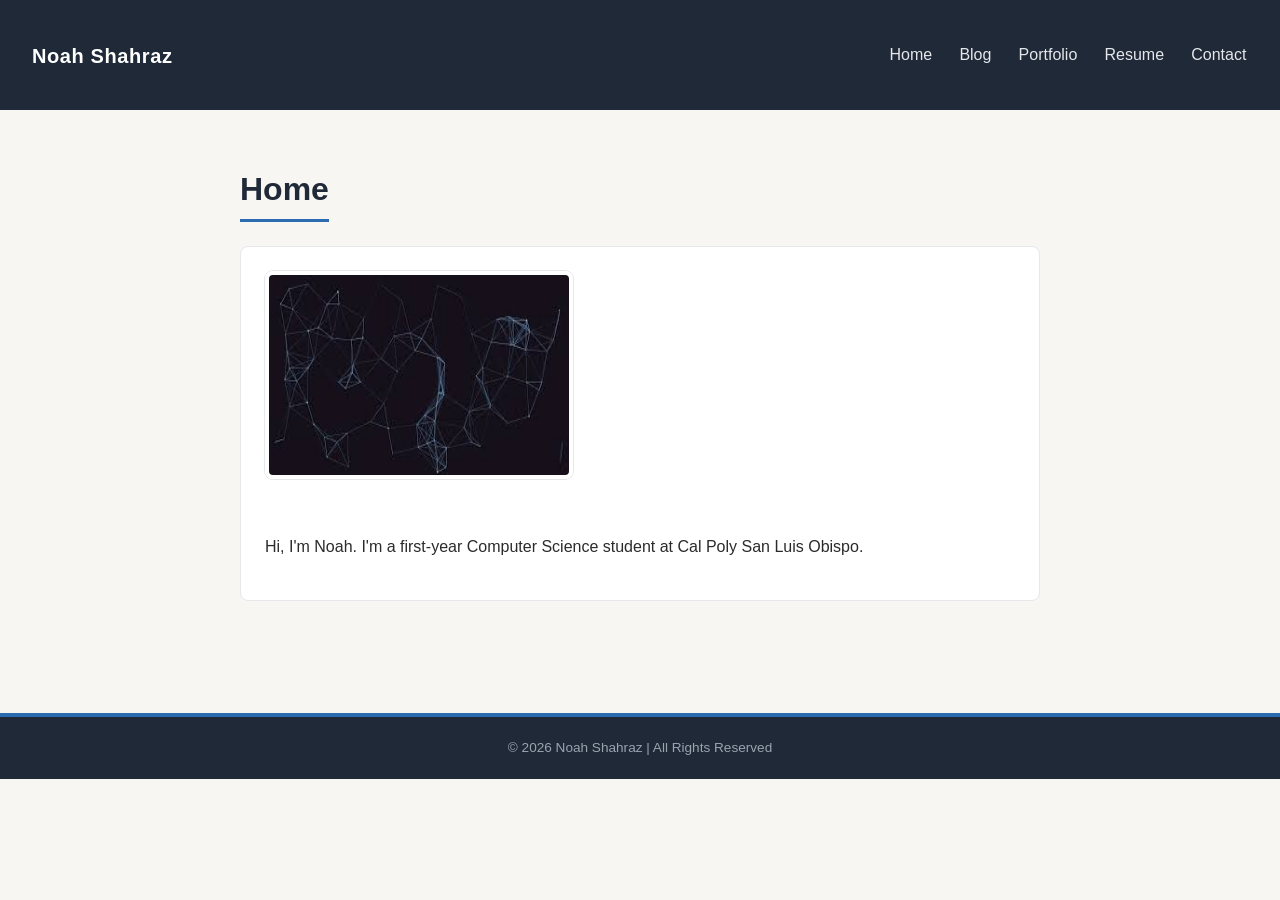
<file: index.html>
<!DOCTYPE html>
<html>
<head>
  <title>Personal Website</title>
  <link rel="stylesheet" href="styles.css" />
</head>
<body>
  <nav class="navbar">
    <h1 class="logo"><a href="index.html">Noah Shahraz</a></h1>
    <ul class="nav-list">
      <li><a href="index.html">Home</a></li>
      <li><a href="blog.html">Blog</a></li>
      <li><a href="portfolio.html">Portfolio</a></li>
      <li><a href="resume.html">Resume</a></li>
      <li><a href="contact.html">Contact</a></li>
    </ul>
  </nav>
  <main>
    <h1 class="page-title">Home</h1>
    <div class="about">
      <div class="about-image">
        <img src="background1.jpeg" alt="An abstract network of glowing blue connected lines and nodes on a dark background" width="300" height="200">
      </div>
      <div class="about-text">
        <p>Hi, I'm Noah. I'm a first-year Computer Science student at Cal Poly San Luis Obispo.</p>
      </div>
    </div>
  </main>
  <footer class="footer">
    © 2026 Noah Shahraz | All Rights Reserved
  </footer>
</body>
</html>
</file>
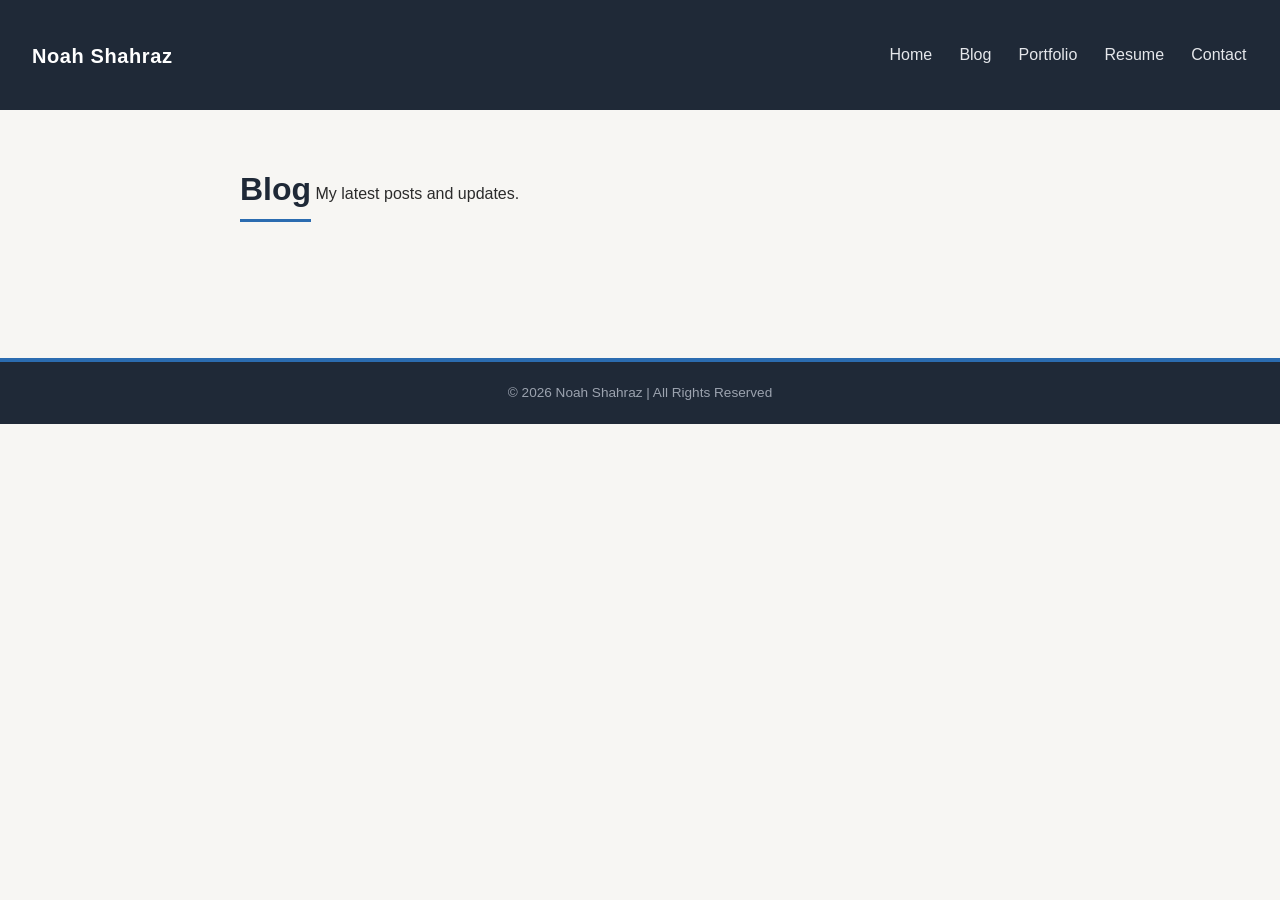
<file: blog.html>
<!DOCTYPE html>
<html>
<head>
  <title>Blog</title>
  <link rel="stylesheet" href="styles.css" />
</head>
<body>
  <nav class="navbar">
    <h1 class="logo"><a href="index.html">Noah Shahraz</a></h1>
    <ul class="nav-list">
      <li><a href="index.html">Home</a></li>
      <li><a href="blog.html">Blog</a></li>
      <li><a href="portfolio.html">Portfolio</a></li>
      <li><a href="resume.html">Resume</a></li>
      <li><a href="contact.html">Contact</a></li>
    </ul>
  </nav>
  <main>
    <h1 class="page-title">Blog</h1>
    My latest posts and updates.
  </main>
  <footer class="footer">
    © 2026 Noah Shahraz | All Rights Reserved
  </footer>
</body>
</html>
</file>
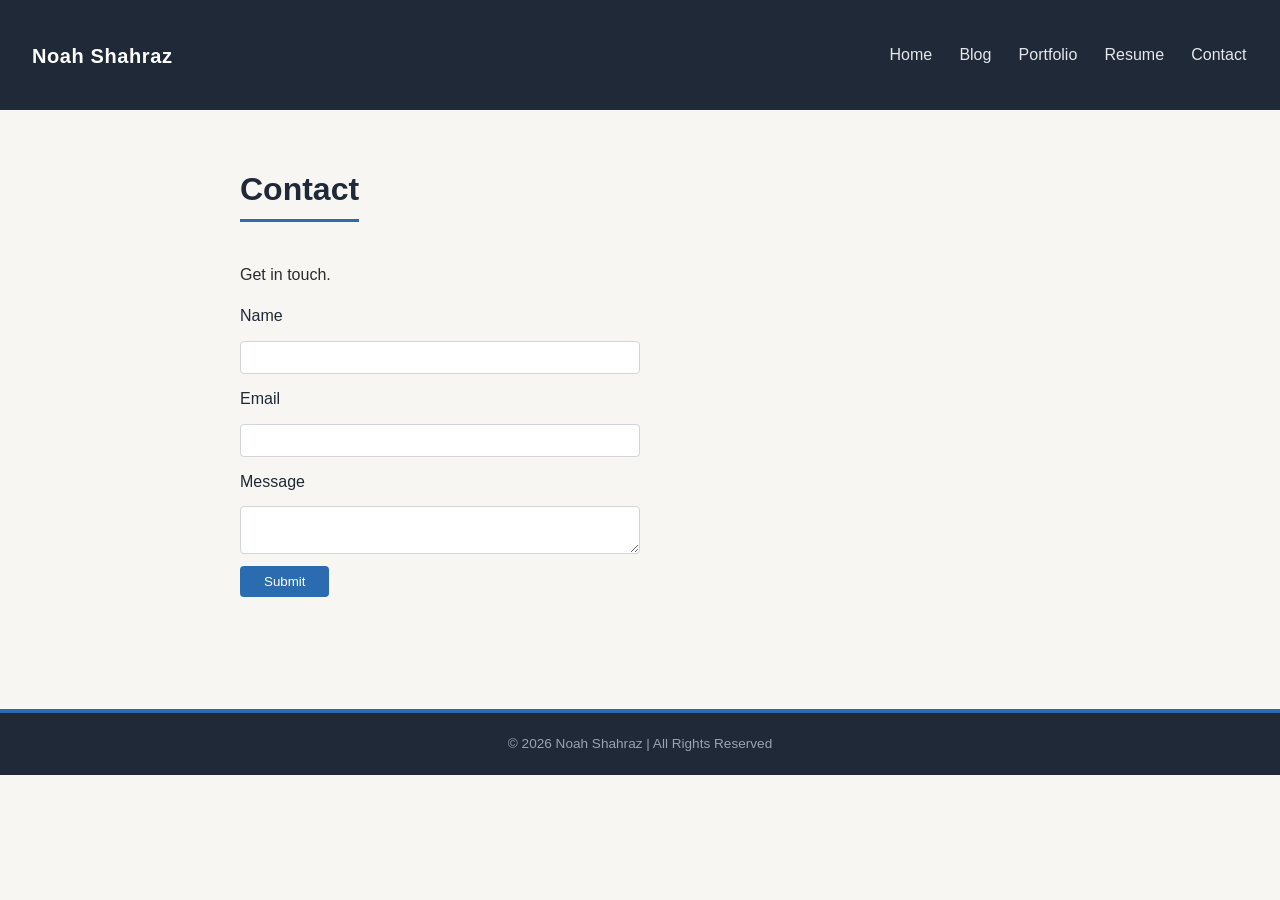
<file: contact.html>
<!DOCTYPE html>
<html>
<head>
  <title>Contact Me</title>
  <link rel="stylesheet" href="styles.css" />
</head>
<body>
  <nav class="navbar">
    <h1 class="logo"><a href="index.html">Noah Shahraz</a></h1>
    <ul class="nav-list">
      <li><a href="index.html">Home</a></li>
      <li><a href="blog.html">Blog</a></li>
      <li><a href="portfolio.html">Portfolio</a></li>
      <li><a href="resume.html">Resume</a></li>
      <li><a href="contact.html">Contact</a></li>
    </ul>
  </nav>
  <main>
    <h1 class="page-title">Contact</h1>
    <p>Get in touch.</p>
    <form id="contact-form">
      <label for="name">Name</label>
      <input type="text" id="name" name="name">

      <label for="email">Email</label>
      <input type="email" id="email" name="email">

      <label for="message">Message</label>
      <textarea id="message" name="message"></textarea>

      <input type="submit" value="Submit">
    </form>
  </main>
  <footer class="footer">
    © 2026 Noah Shahraz | All Rights Reserved
  </footer>
</body>
</html>
</file>
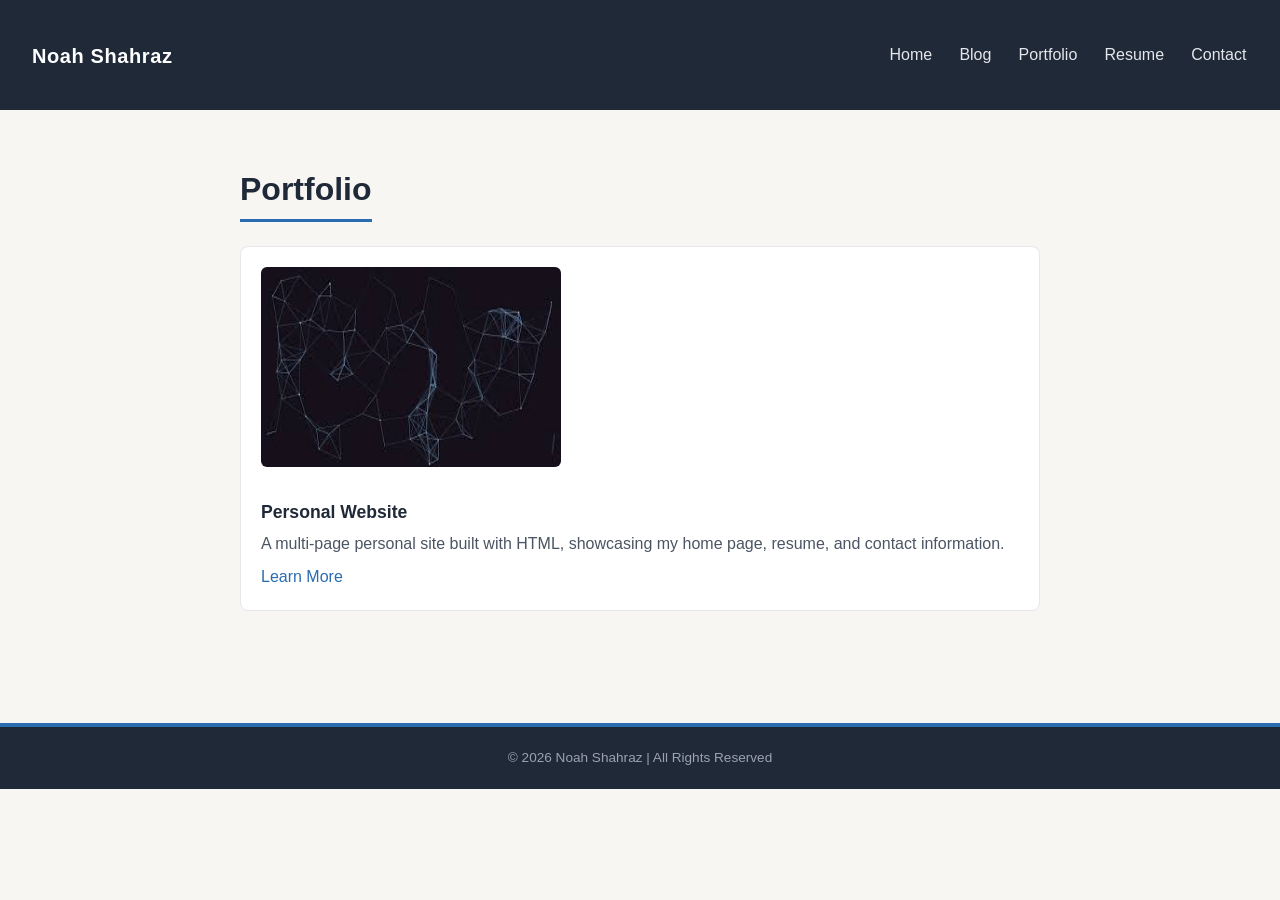
<file: portfolio.html>
<!DOCTYPE html>
<html>
<head>
  <title>My Portfolio</title>
  <link rel="stylesheet" href="styles.css" />
</head>
<body>
  <nav class="navbar">
    <h1 class="logo"><a href="index.html">Noah Shahraz</a></h1>
    <ul class="nav-list">
      <li><a href="index.html">Home</a></li>
      <li><a href="blog.html">Blog</a></li>
      <li><a href="portfolio.html">Portfolio</a></li>
      <li><a href="resume.html">Resume</a></li>
      <li><a href="contact.html">Contact</a></li>
    </ul>
  </nav>
  <main>
    <h1 class="page-title">Portfolio</h1>
    <div class="project">
      <a href="index.html">
        <img src="background1.jpeg" alt="Screenshot of the personal website home page" width="300" height="200">
      </a>
      <div class="project-details">
        <p class="project-name">Personal Website</p>
        <p class="project-description">A multi-page personal site built with HTML, showcasing my home page, resume, and contact information.</p>
        <a href="index.html">Learn More</a>
      </div>
    </div>
  </main>
  <footer class="footer">
    © 2026 Noah Shahraz | All Rights Reserved
  </footer>
</body>
</html>
</file>
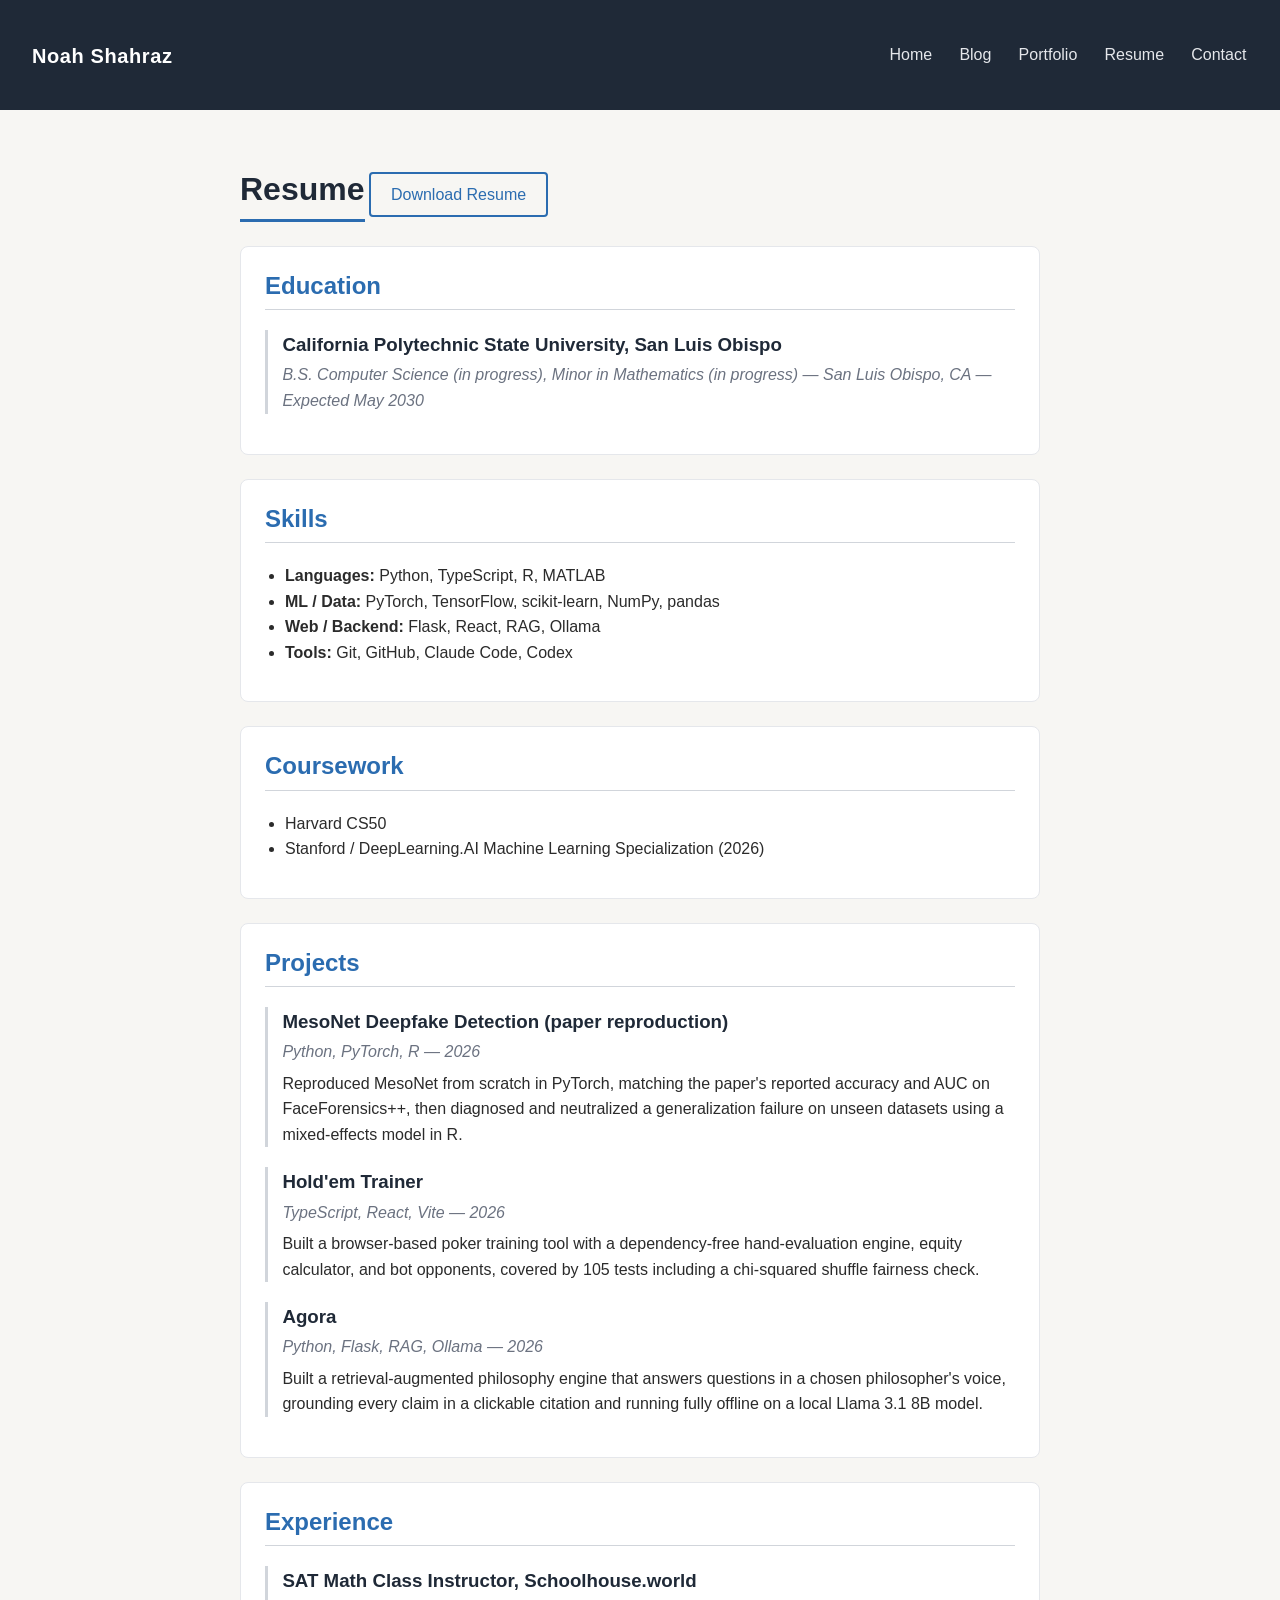
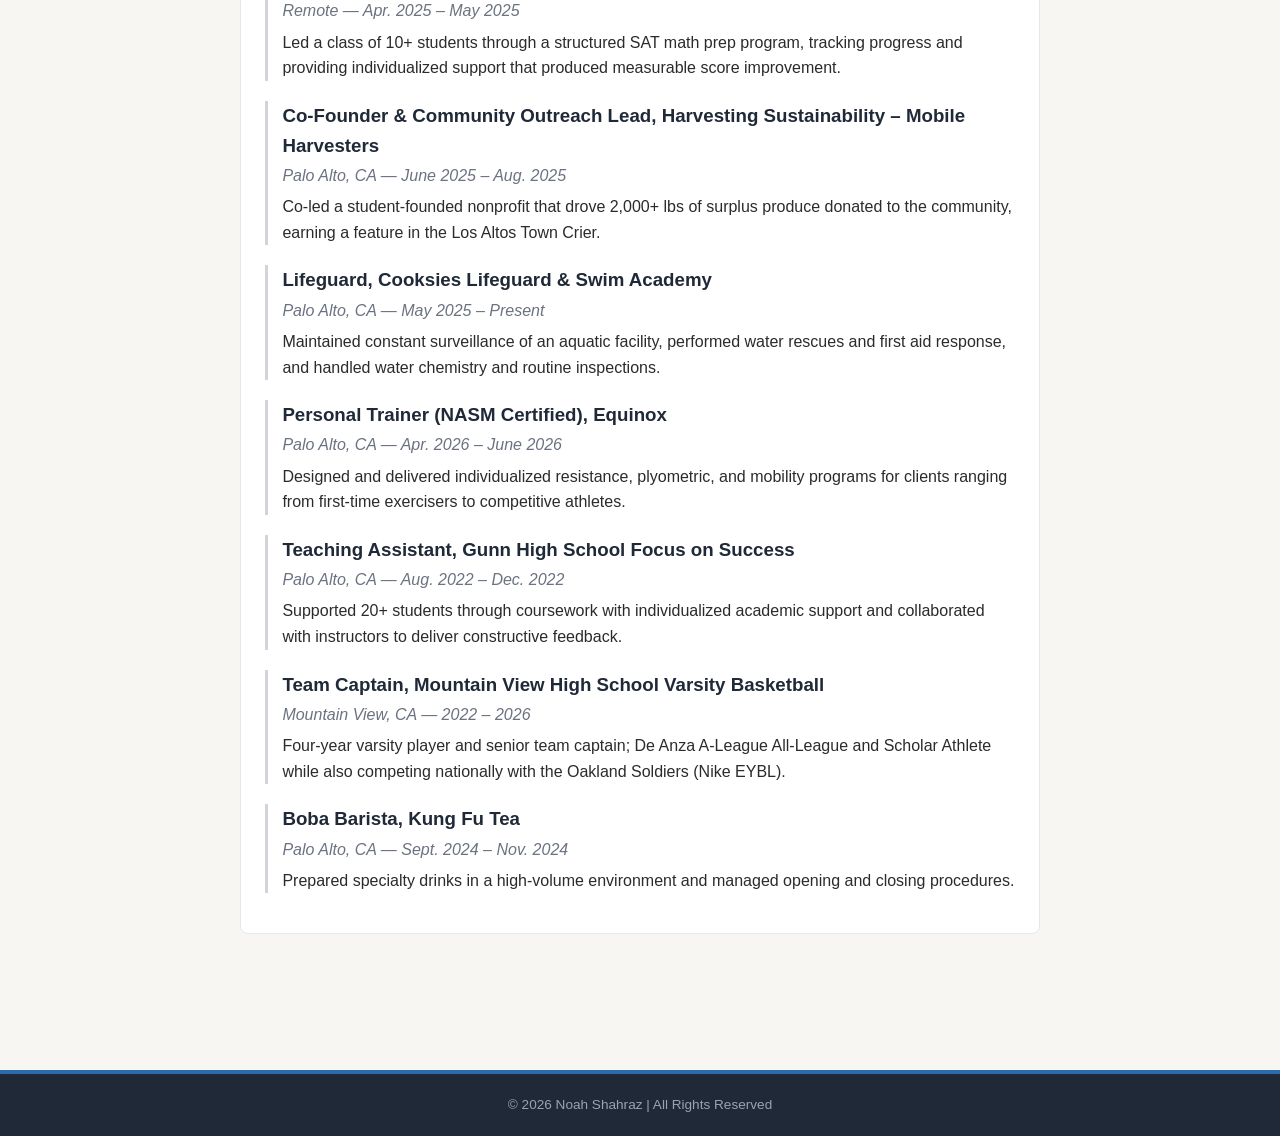
<file: resume.html>
<!DOCTYPE html>
<html>
<head>
  <title>Resume</title>
  <link rel="stylesheet" href="styles.css" />
</head>
<body>
  <nav class="navbar">
    <h1 class="logo"><a href="index.html">Noah Shahraz</a></h1>
    <ul class="nav-list">
      <li><a href="index.html">Home</a></li>
      <li><a href="blog.html">Blog</a></li>
      <li><a href="portfolio.html">Portfolio</a></li>
      <li><a href="resume.html">Resume</a></li>
      <li><a href="contact.html">Contact</a></li>
    </ul>
  </nav>
  <main>
    <h1 class="page-title">Resume</h1>
    <a href="Noah_Shahraz_2026_Resume.pdf" download>Download Resume</a>
    <div class="resume">

      <section class="section">
        <h2 class="section-title">Education</h2>
        <div class="entry">
          <h3 class="entry-title">California Polytechnic State University, San Luis Obispo</h3>
          <p class="entry-info">B.S. Computer Science (in progress), Minor in Mathematics (in progress) — San Luis Obispo, CA — Expected May 2030</p>
        </div>
      </section>

      <section class="section">
        <h2 class="section-title">Skills</h2>
        <ul class="skill-list">
          <li><strong>Languages:</strong> Python, TypeScript, R, MATLAB</li>
          <li><strong>ML / Data:</strong> PyTorch, TensorFlow, scikit-learn, NumPy, pandas</li>
          <li><strong>Web / Backend:</strong> Flask, React, RAG, Ollama</li>
          <li><strong>Tools:</strong> Git, GitHub, Claude Code, Codex</li>
        </ul>
      </section>

      <section class="section">
        <h2 class="section-title">Coursework</h2>
        <ul class="course-list">
          <li>Harvard CS50</li>
          <li>Stanford / DeepLearning.AI Machine Learning Specialization (2026)</li>
        </ul>
      </section>

      <section class="section">
        <h2 class="section-title">Projects</h2>
        <div class="entry">
          <h3 class="entry-title">MesoNet Deepfake Detection (paper reproduction)</h3>
          <p class="entry-info">Python, PyTorch, R — 2026</p>
          <p class="entry-description">Reproduced MesoNet from scratch in PyTorch, matching the paper's reported accuracy and AUC on FaceForensics++, then diagnosed and neutralized a generalization failure on unseen datasets using a mixed-effects model in R.</p>
        </div>
        <div class="entry">
          <h3 class="entry-title">Hold'em Trainer</h3>
          <p class="entry-info">TypeScript, React, Vite — 2026</p>
          <p class="entry-description">Built a browser-based poker training tool with a dependency-free hand-evaluation engine, equity calculator, and bot opponents, covered by 105 tests including a chi-squared shuffle fairness check.</p>
        </div>
        <div class="entry">
          <h3 class="entry-title">Agora</h3>
          <p class="entry-info">Python, Flask, RAG, Ollama — 2026</p>
          <p class="entry-description">Built a retrieval-augmented philosophy engine that answers questions in a chosen philosopher's voice, grounding every claim in a clickable citation and running fully offline on a local Llama 3.1 8B model.</p>
        </div>
      </section>

      <section class="section">
        <h2 class="section-title">Experience</h2>
        <div class="entry">
          <h3 class="entry-title">SAT Math Class Instructor, Schoolhouse.world</h3>
          <p class="entry-info">Remote — Apr. 2025 – May 2025</p>
          <p class="entry-description">Led a class of 10+ students through a structured SAT math prep program, tracking progress and providing individualized support that produced measurable score improvement.</p>
        </div>
        <div class="entry">
          <h3 class="entry-title">Co-Founder & Community Outreach Lead, Harvesting Sustainability – Mobile Harvesters</h3>
          <p class="entry-info">Palo Alto, CA — June 2025 – Aug. 2025</p>
          <p class="entry-description">Co-led a student-founded nonprofit that drove 2,000+ lbs of surplus produce donated to the community, earning a feature in the Los Altos Town Crier.</p>
        </div>
        <div class="entry">
          <h3 class="entry-title">Lifeguard, Cooksies Lifeguard & Swim Academy</h3>
          <p class="entry-info">Palo Alto, CA — May 2025 – Present</p>
          <p class="entry-description">Maintained constant surveillance of an aquatic facility, performed water rescues and first aid response, and handled water chemistry and routine inspections.</p>
        </div>
        <div class="entry">
          <h3 class="entry-title">Personal Trainer (NASM Certified), Equinox</h3>
          <p class="entry-info">Palo Alto, CA — Apr. 2026 – June 2026</p>
          <p class="entry-description">Designed and delivered individualized resistance, plyometric, and mobility programs for clients ranging from first-time exercisers to competitive athletes.</p>
        </div>
        <div class="entry">
          <h3 class="entry-title">Teaching Assistant, Gunn High School Focus on Success</h3>
          <p class="entry-info">Palo Alto, CA — Aug. 2022 – Dec. 2022</p>
          <p class="entry-description">Supported 20+ students through coursework with individualized academic support and collaborated with instructors to deliver constructive feedback.</p>
        </div>
        <div class="entry">
          <h3 class="entry-title">Team Captain, Mountain View High School Varsity Basketball</h3>
          <p class="entry-info">Mountain View, CA — 2022 – 2026</p>
          <p class="entry-description">Four-year varsity player and senior team captain; De Anza A-League All-League and Scholar Athlete while also competing nationally with the Oakland Soldiers (Nike EYBL).</p>
        </div>
        <div class="entry">
          <h3 class="entry-title">Boba Barista, Kung Fu Tea</h3>
          <p class="entry-info">Palo Alto, CA — Sept. 2024 – Nov. 2024</p>
          <p class="entry-description">Prepared specialty drinks in a high-volume environment and managed opening and closing procedures.</p>
        </div>
      </section>

    </div>
  </main>
  <footer class="footer">
    © 2026 Noah Shahraz | All Rights Reserved
  </footer>
</body>
</html>
</file>
<file: styles.css>
body {
  font-family: "Helvetica Neue", Arial, sans-serif;
  background-color: #f7f6f3;
  color: #2b2b2b;
  margin: 0;
  line-height: 1.6;
}

a {
  color: #2b6cb0;
  text-decoration: none;
}

a:hover {
  text-decoration: underline;
}

.navbar {
  display: flex;
  align-items: center;
  justify-content: space-between;
  flex-wrap: wrap;
  background-color: #1f2937;
  padding: 1rem 2rem;
}

.logo a {
  color: #ffffff;
  font-size: 1.25rem;
  letter-spacing: 0.03em;
}

.nav-list {
  list-style: none;
  display: flex;
  gap: 1.5rem;
  margin: 0;
  padding: 0;
}

.nav-list a {
  color: #e5e7eb;
  font-weight: 500;
  padding: 0.4rem 0.1rem;
  border-bottom: 2px solid transparent;
}

.nav-list a:hover {
  color: #ffffff;
  border-bottom: 2px solid #2b6cb0;
  text-decoration: none;
}

main {
  max-width: 800px;
  margin: 0 auto;
  padding: 2rem 1.5rem 4rem;
}

.page-title {
  color: #1f2937;
  border-bottom: 3px solid #2b6cb0;
  display: inline-block;
  padding-bottom: 0.25rem;
  margin-bottom: 1.5rem;
}

.footer {
  text-align: center;
  background-color: #1f2937;
  color: #9ca3af;
  padding: 1.25rem;
  font-size: 0.85rem;
  border-top: 4px solid #2b6cb0;
  margin-top: 3rem;
}

/* Home */
.about {
  display: flex;
  align-items: center;
  gap: 2rem;
  flex-wrap: wrap;
  padding: 1.5rem;
  border: 1px solid #e5e7eb;
  border-radius: 8px;
  background-color: #ffffff;
}

.about-image img {
  border: 4px solid #ffffff;
  border-radius: 8px;
  box-shadow: 0 0 0 1px #e5e7eb;
}

/* Resume */
a[download] {
  display: inline-block;
  margin: 0.5rem 0 1.5rem;
  padding: 0.5rem 1.25rem;
  border: 2px solid #2b6cb0;
  border-radius: 4px;
}

a[download]:hover {
  background-color: #2b6cb0;
  color: #ffffff;
  text-decoration: none;
}

.section {
  padding: 1.25rem 1.5rem;
  margin-bottom: 1.5rem;
  border: 1px solid #e5e7eb;
  border-radius: 8px;
  background-color: #ffffff;
}

.section-title {
  color: #2b6cb0;
  margin-top: 0;
  border-bottom: 1px solid #d1d5db;
  padding-bottom: 0.25rem;
}

.entry {
  margin-bottom: 1.25rem;
  padding-left: 0.9rem;
  border-left: 3px solid #d1d5db;
}

.entry-title {
  margin-bottom: 0.15rem;
  color: #1f2937;
}

.entry-info {
  margin: 0.15rem 0;
  font-style: italic;
  color: #6b7280;
}

.entry-description {
  margin-top: 0.35rem;
}

.skill-list,
.course-list {
  padding-left: 1.25rem;
}

/* Portfolio */
.project {
  display: flex;
  gap: 1.5rem;
  align-items: flex-start;
  flex-wrap: wrap;
  border: 1px solid #e5e7eb;
  border-radius: 8px;
  padding: 1.25rem;
  background-color: #ffffff;
}

.project img {
  border-radius: 6px;
}

.project-name {
  font-weight: bold;
  font-size: 1.1rem;
  color: #1f2937;
  margin: 0 0 0.25rem;
}

.project-description {
  color: #4b5563;
  margin: 0 0 0.5rem;
}

/* Contact */
#contact-form {
  display: flex;
  flex-direction: column;
  gap: 0.75rem;
  max-width: 400px;
}

#contact-form label {
  font-weight: 500;
  color: #1f2937;
}

#contact-form input,
#contact-form textarea {
  padding: 0.5rem;
  border: 1px solid #d1d5db;
  border-radius: 4px;
  font-family: inherit;
}

#contact-form input[type="submit"] {
  background-color: #2b6cb0;
  color: #ffffff;
  border: none;
  cursor: pointer;
  width: fit-content;
  padding: 0.5rem 1.5rem;
}

#contact-form input[type="submit"]:hover {
  background-color: #1e4e8c;
}
</file>
